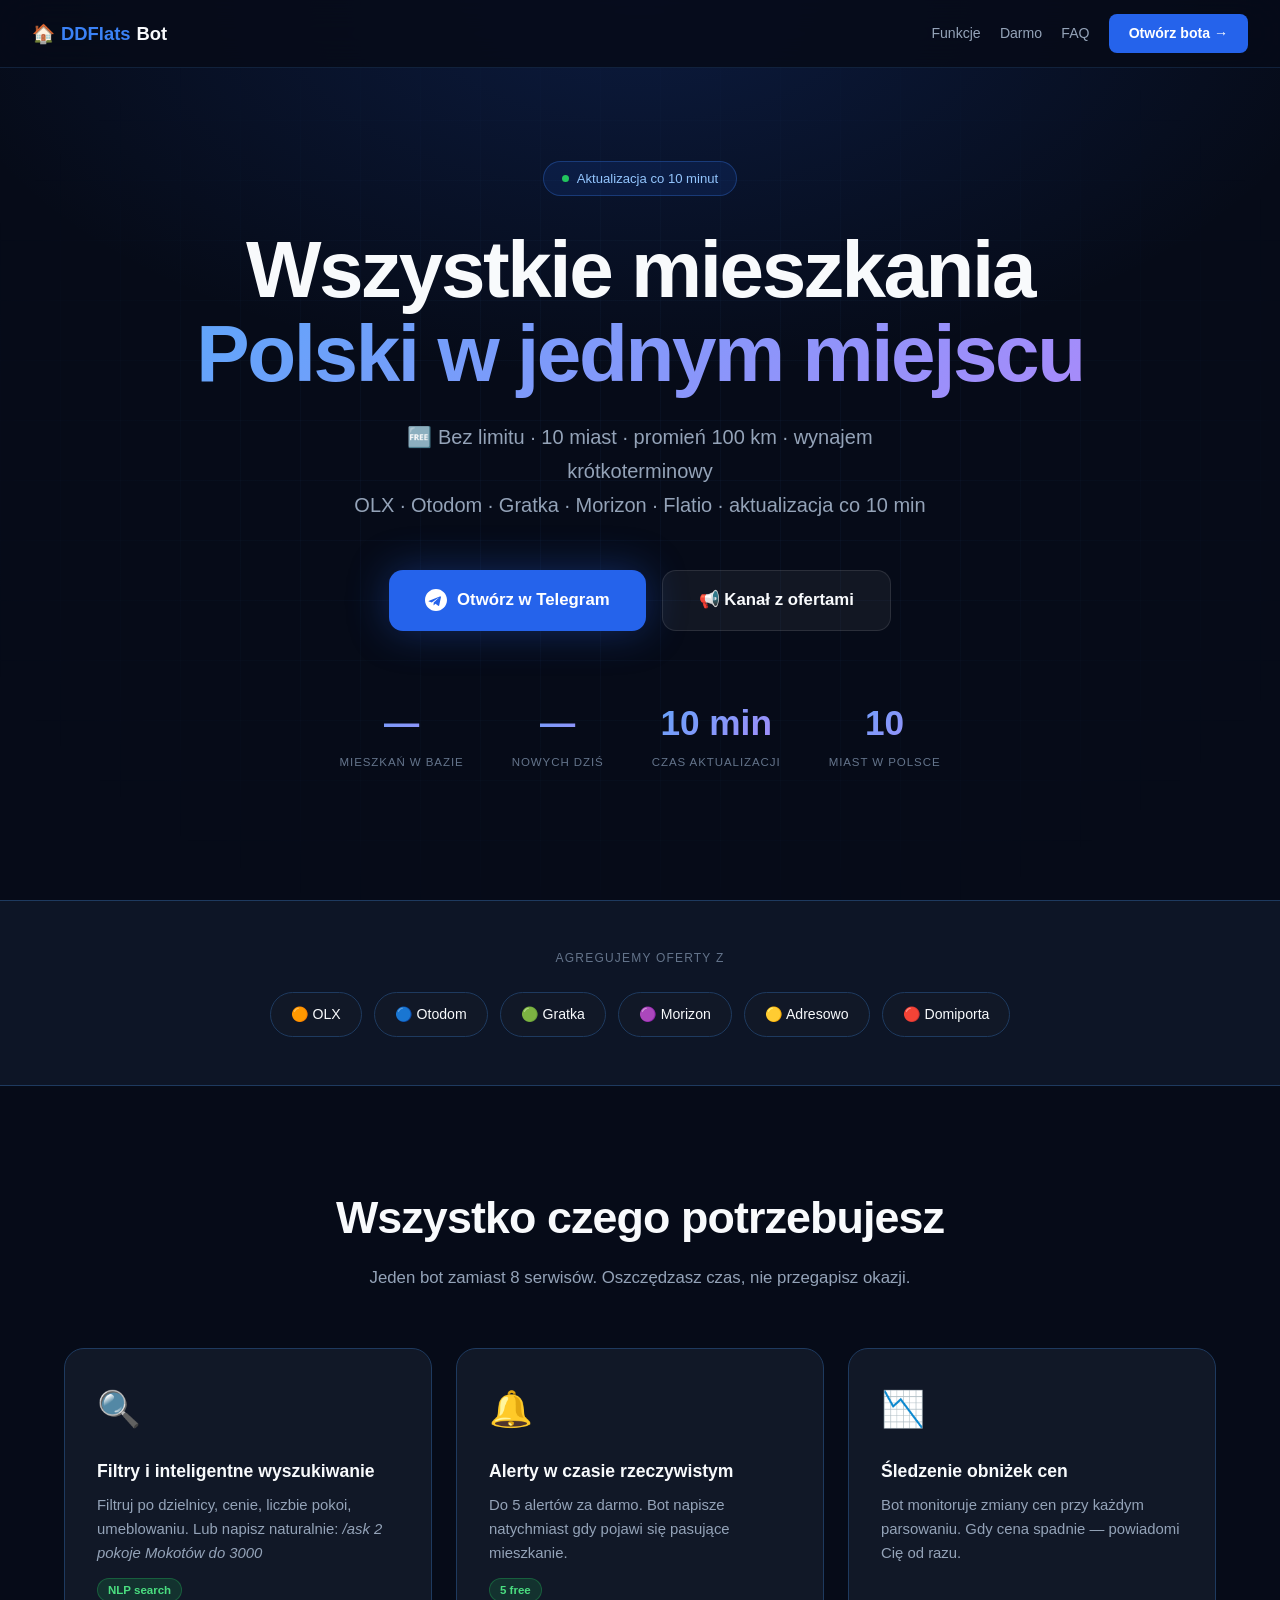
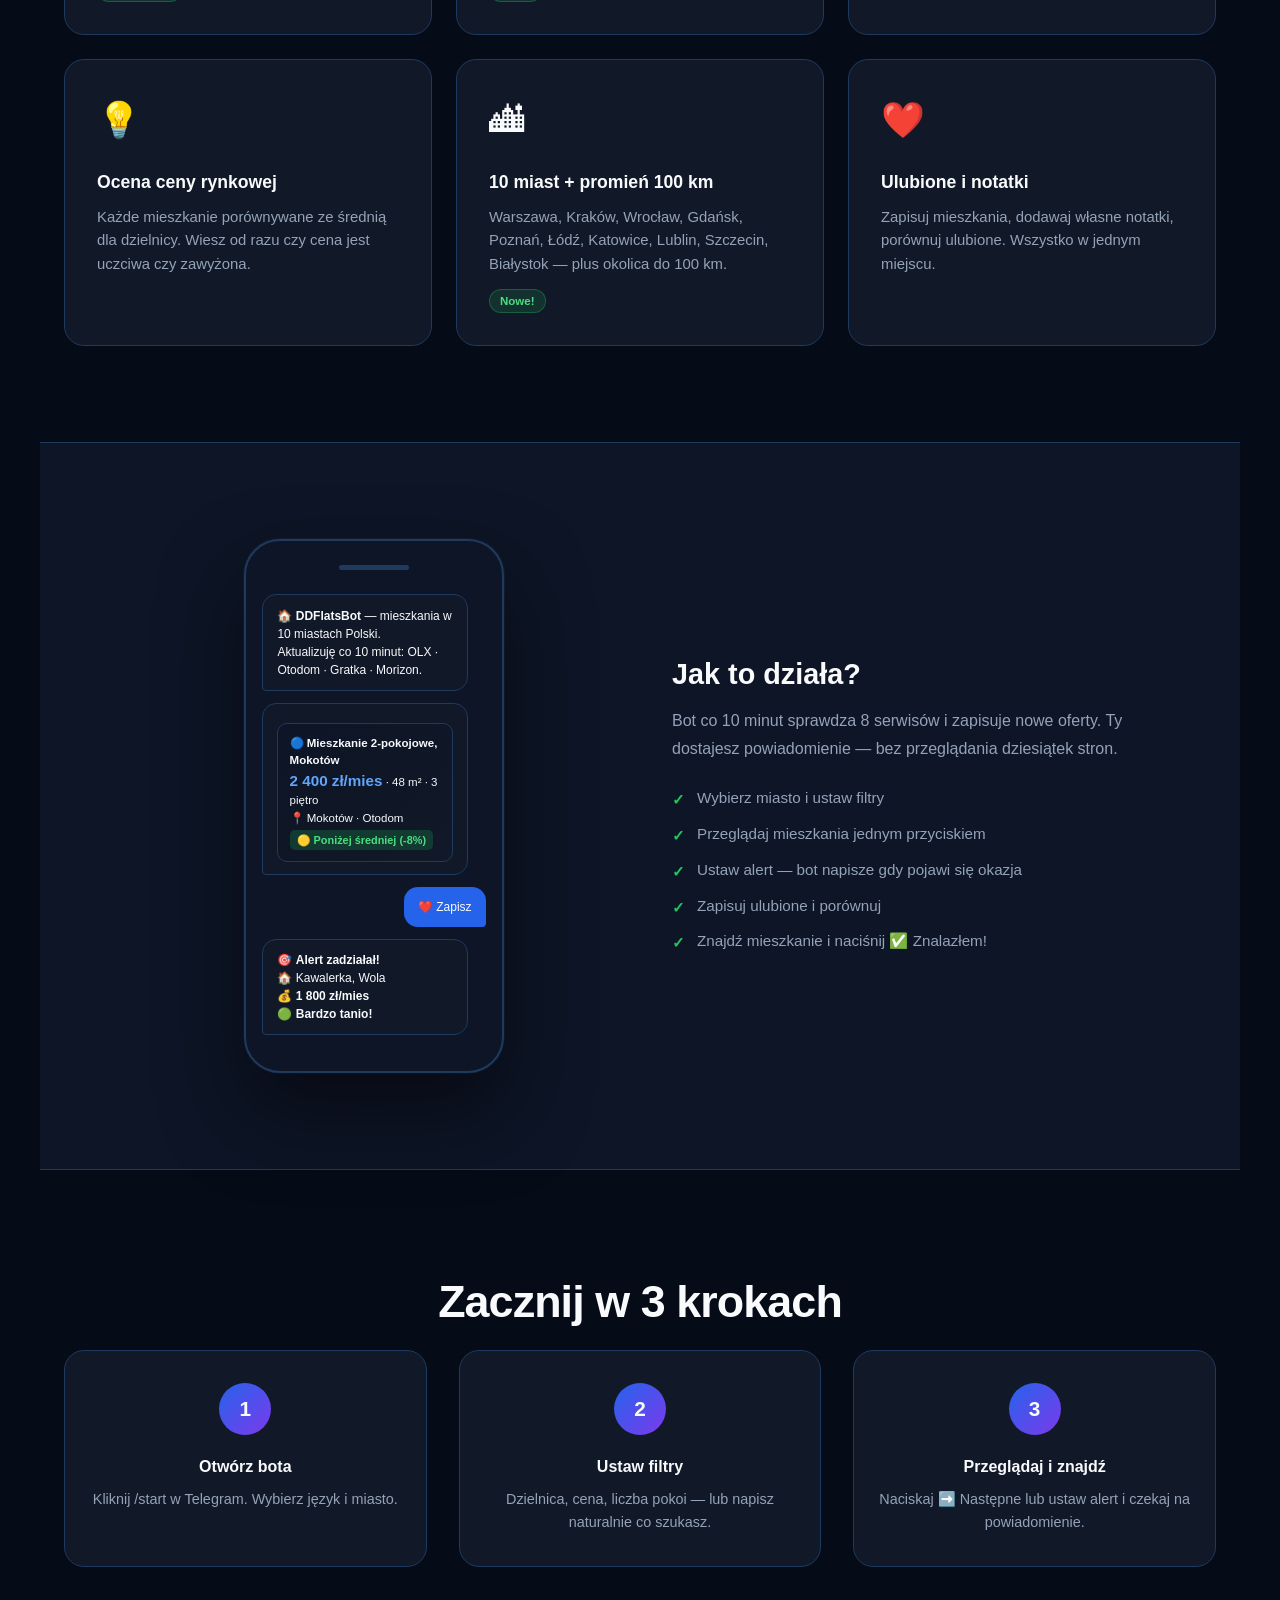
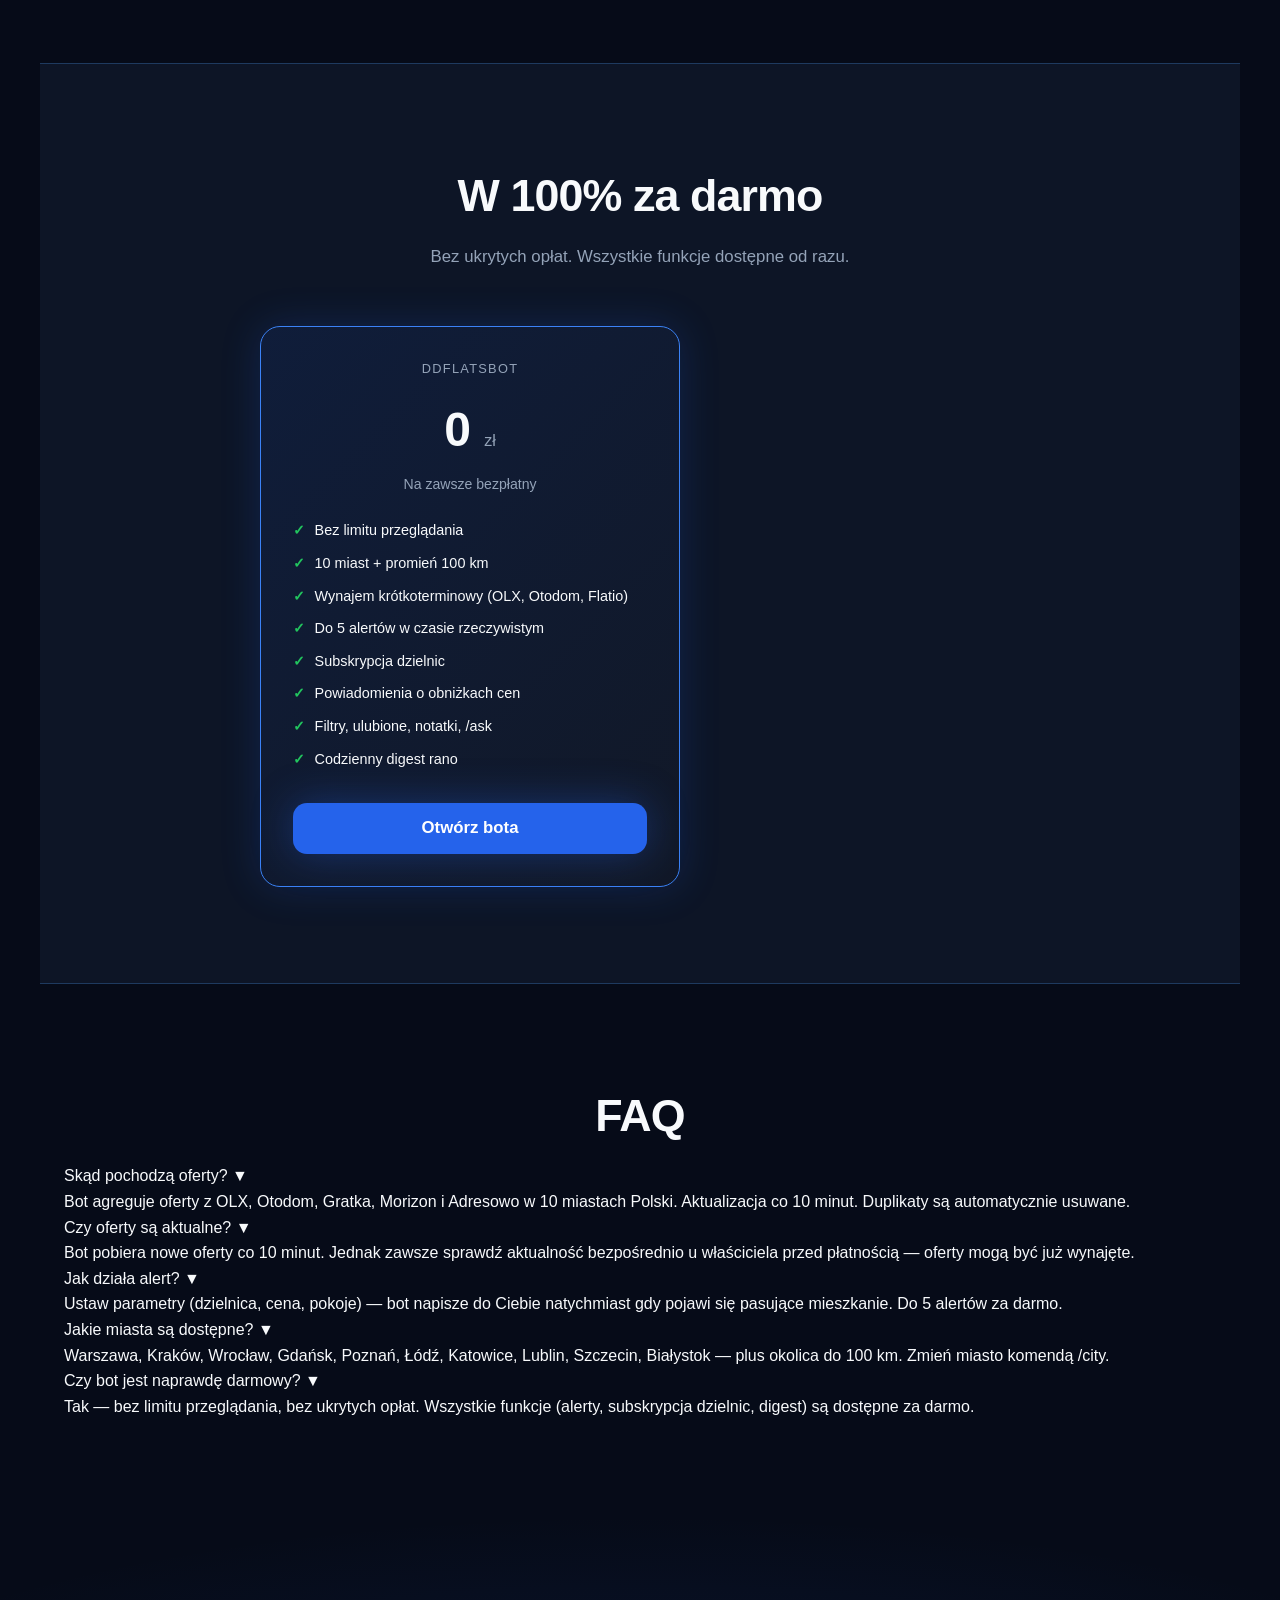
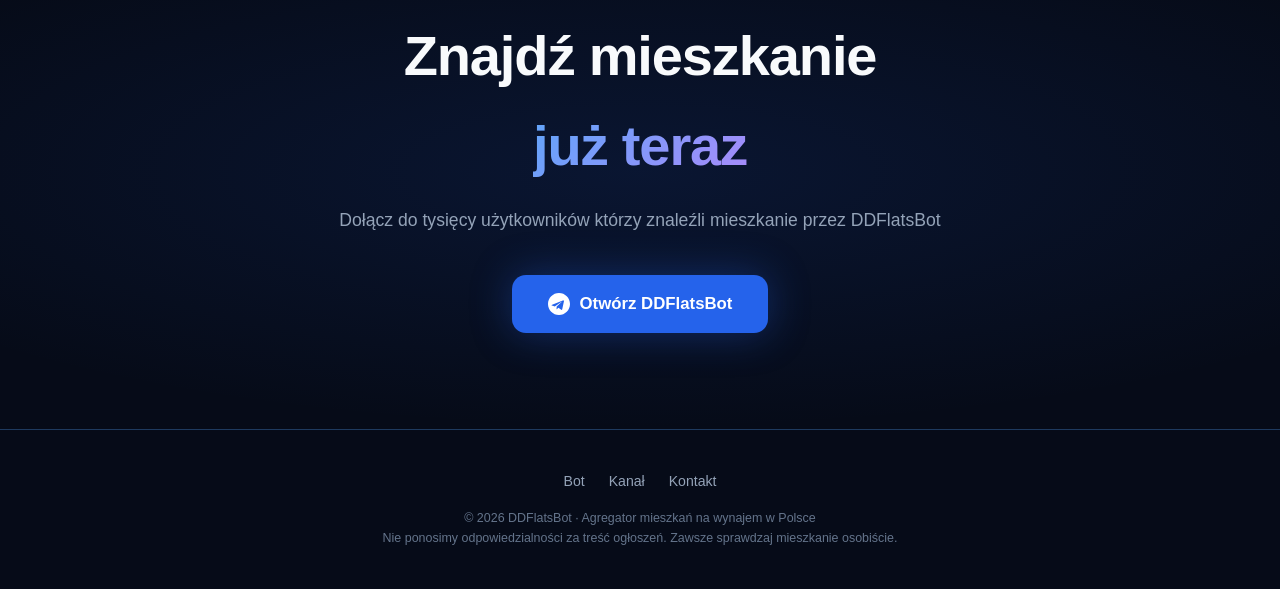
<file: DDFlatsBot/landing/index.html>
﻿<!DOCTYPE html>
<html lang="pl">
<head>
<meta charset="UTF-8">
<meta name="viewport" content="width=device-width,initial-scale=1">
<meta name="description" content="DDFlatsBot — darmowy bot Telegram do wynajmu mieszkań w Polsce. 10 miast, promień 100 km. OLX, Otodom, Gratka, Morizon. Aktualizacja co 10 minut.">
<meta name="ddflats-api" content="https://ddflatsbot.onrender.com">
<meta name="keywords" content="mieszkania wynajem bot telegram, OLX Otodom wynajem Warszawa, bot mieszkania Polska">
<meta property="og:title" content="DDFlatsBot — Mieszkania w Polsce">
<meta property="og:description" content="Darmowy bot Telegram — 10 miast, promień 100 km. OLX · Otodom · Gratka · Morizon · aktualizacja co 10 min.">
<title>DDFlatsBot — Mieszkania Polska</title>
<link rel="stylesheet" href="style.css">
</head>
<body>

<nav>
  <a class="logo" href="#">🏠 <em>DDFlats</em>Bot</a>
  <div class="nav-r">
    <a href="#features" class="hide-m">Funkcje</a>
    <a href="#pricing" class="hide-m">Darmo</a>
    <a href="#faq" class="hide-m">FAQ</a>
    <a href="https://t.me/DDFlatsBot" class="nav-cta">Otwórz bota →</a>
  </div>
</nav>

<section class="hero">
  <div class="hbg"></div>
  <div class="hgrid"></div>
  <div class="badge anim">
    <span class="dot"></span>
    <span id="live-count">Ładowanie...</span>
  </div>
  <h1 class="anim">Wszystkie mieszkania<br><span class="hl">Polski w jednym miejscu</span></h1>
  <p class="hsub anim">🆓 Bez limitu · 10 miast · promień 100 km · wynajem krótkoterminowy<br>OLX · Otodom · Gratka · Morizon · Flatio · aktualizacja co 10 min</p>
  <div class="btns anim">
    <a href="https://t.me/DDFlatsBot" class="bp">
      <svg width="22" height="22" viewBox="0 0 24 24" fill="currentColor"><path d="M12 0C5.373 0 0 5.373 0 12s5.373 12 12 12 12-5.373 12-12S18.627 0 12 0zm5.562 8.248l-2.04 9.613c-.15.668-.543.832-1.1.517l-3.05-2.247-1.47 1.415c-.163.163-.3.3-.614.3l.22-3.1 5.63-5.087c.245-.218-.053-.34-.38-.122L7.34 14.6l-2.98-.93c-.648-.203-.66-.648.135-.96l11.63-4.485c.54-.196 1.013.132.837.023z"/></svg>
      Otwórz w Telegram
    </a>
    <a href="https://t.me/ddflots" class="bs">
      📢 Kanał z ofertami
    </a>
  </div>
  <div class="stats anim">
    <div class="stat"><div class="sn" id="stat-apts">—</div><div class="sl">Mieszkań w bazie</div></div>
    <div class="stat"><div class="sn" id="stat-new">—</div><div class="sl">Nowych dziś</div></div>
    <div class="stat"><div class="sn">10 min</div><div class="sl">Czas aktualizacji</div></div>
    <div class="stat"><div class="sn">10</div><div class="sl">Miast w Polsce</div></div>
  </div>
</section>

<div class="sources">
  <p class="src-lbl">Agregujemy oferty z</p>
  <div class="src-row">
    <span class="src">🟠 OLX</span>
    <span class="src">🔵 Otodom</span>
    <span class="src">🟢 Gratka</span>
    <span class="src">🟣 Morizon</span>
    <span class="src">🟡 Adresowo</span>
    <span class="src">🔴 Domiporta</span>
  </div>
</div>

<section class="sec" id="features">
  <h2 class="sec-t anim">Wszystko czego potrzebujesz</h2>
  <p class="sec-s anim">Jeden bot zamiast 8 serwisów. Oszczędzasz czas, nie przegapisz okazji.</p>
  <div class="fg">
    <div class="fc anim">
      <span class="fi">🔍</span>
      <div class="ft">Filtry i inteligentne wyszukiwanie</div>
      <div class="fd">Filtruj po dzielnicy, cenie, liczbie pokoi, umeblowaniu. Lub napisz naturalnie: <em>/ask 2 pokoje Mokotów do 3000</em></div>
      <span class="fb">NLP search</span>
    </div>
    <div class="fc anim">
      <span class="fi">🔔</span>
      <div class="ft">Alerty w czasie rzeczywistym</div>
      <div class="fd">Do 5 alertów za darmo. Bot napisze natychmiast gdy pojawi się pasujące mieszkanie.</div>
      <span class="fb">5 free</span>
    </div>
    <div class="fc anim">
      <span class="fi">📉</span>
      <div class="ft">Śledzenie obniżek cen</div>
      <div class="fd">Bot monitoruje zmiany cen przy każdym parsowaniu. Gdy cena spadnie — powiadomi Cię od razu.</div>
    </div>
    <div class="fc anim">
      <span class="fi">💡</span>
      <div class="ft">Ocena ceny rynkowej</div>
      <div class="fd">Każde mieszkanie porównywane ze średnią dla dzielnicy. Wiesz od razu czy cena jest uczciwa czy zawyżona.</div>
    </div>
    <div class="fc anim">
      <span class="fi">🏙</span>
      <div class="ft">10 miast + promień 100 km</div>
      <div class="fd">Warszawa, Kraków, Wrocław, Gdańsk, Poznań, Łódź, Katowice, Lublin, Szczecin, Białystok — plus okolica do 100 km.</div>
      <span class="fb">Nowe!</span>
    </div>
    <div class="fc anim">
      <span class="fi">❤️</span>
      <div class="ft">Ulubione i notatki</div>
      <div class="fd">Zapisuj mieszkania, dodawaj własne notatki, porównuj ulubione. Wszystko w jednym miejscu.</div>
    </div>
  </div>
</section>

<section class="sec dark-sec">
  <div class="demo-wrap">
    <div class="phone anim">
      <div class="pnotch"></div>
      <div class="pmsg">
        <div class="pbub">
          🏠 <b>DDFlatsBot</b> — mieszkania w 10 miastach Polski.<br>
          Aktualizuję co 10 minut: OLX · Otodom · Gratka · Morizon.
        </div>
      </div>
      <div class="pmsg">
        <div class="pbub">
          <div class="papt">
            🔵 <b>Mieszkanie 2-pokojowe, Mokotów</b><br>
            <span class="papt-p">2 400 zł/mies</span> · 48 m² · 3 piętro<br>
            📍 Mokotów · Otodom<br>
            <span class="papt-b">🟡 Poniżej średniej (-8%)</span>
          </div>
        </div>
      </div>
      <div class="puser">
        <div class="pbub">❤️ Zapisz</div>
      </div>
      <div class="pmsg">
        <div class="pbub">
          🎯 <b>Alert zadziałał!</b><br>
          🏠 Kawalerka, Wola<br>
          💰 <b>1 800 zł/mies</b><br>
          🟢 <b>Bardzo tanio!</b>
        </div>
      </div>
    </div>
    <div class="demo-t anim">
      <h3>Jak to działa?</h3>
      <p>Bot co 10 minut sprawdza 8 serwisów i zapisuje nowe oferty. Ty dostajesz powiadomienie — bez przeglądania dziesiątek stron.</p>
      <ul class="cl">
        <li>Wybierz miasto i ustaw filtry</li>
        <li>Przeglądaj mieszkania jednym przyciskiem</li>
        <li>Ustaw alert — bot napisze gdy pojawi się okazja</li>
        <li>Zapisuj ulubione i porównuj</li>
        <li>Znajdź mieszkanie i naciśnij ✅ Znalazłem!</li>
      </ul>
    </div>
  </div>
</section>

<section class="sec" id="steps">
  <h2 class="sec-t anim">Zacznij w 3 krokach</h2>
  <div class="steps-g">
    <div class="step anim">
      <div class="stn">1</div>
      <div class="stt">Otwórz bota</div>
      <div class="std">Kliknij /start w Telegram. Wybierz język i miasto.</div>
    </div>
    <div class="step anim">
      <div class="stn">2</div>
      <div class="stt">Ustaw filtry</div>
      <div class="std">Dzielnica, cena, liczba pokoi — lub napisz naturalnie co szukasz.</div>
    </div>
    <div class="step anim">
      <div class="stn">3</div>
      <div class="stt">Przeglądaj i znajdź</div>
      <div class="std">Naciskaj ➡️ Następne lub ustaw alert i czekaj na powiadomienie.</div>
    </div>
  </div>
</section>

<section class="sec dark-sec" id="pricing">
  <h2 class="sec-t anim">W 100% za darmo</h2>
  <p class="sec-s anim">Bez ukrytych opłat. Wszystkie funkcje dostępne od razu.</p>
  <div class="price-g" style="justify-content:center">
    <div class="pc hot anim" style="max-width:420px">
      <div class="pc-name">DDFlatsBot</div>
      <div class="pc-val">0 <small>zł</small></div>
      <div class="pc-desc">Na zawsze bezpłatny</div>
      <ul class="pc-list">
        <li class="y">Bez limitu przeglądania</li>
        <li class="y">10 miast + promień 100 km</li>
        <li class="y">Wynajem krótkoterminowy (OLX, Otodom, Flatio)</li>
        <li class="y">Do 5 alertów w czasie rzeczywistym</li>
        <li class="y">Subskrypcja dzielnic</li>
        <li class="y">Powiadomienia o obniżkach cen</li>
        <li class="y">Filtry, ulubione, notatki, /ask</li>
        <li class="y">Codzienny digest rano</li>
      </ul>
      <a href="https://t.me/DDFlatsBot" class="bp" style="display:block;text-align:center;padding:12px">Otwórz bota</a>
    </div>
  </div>
</section>

<section class="sec" id="faq">
  <h2 class="sec-t anim">FAQ</h2>
  <div class="faq">
    <div class="fq anim">
      <div class="fq-q" onclick="toggleFaq(this)">Skąd pochodzą oferty? <span class="fq-icon">▼</span></div>
      <div class="fq-a">Bot agreguje oferty z OLX, Otodom, Gratka, Morizon i Adresowo w 10 miastach Polski. Aktualizacja co 10 minut. Duplikaty są automatycznie usuwane.</div>
    </div>
    <div class="fq anim">
      <div class="fq-q" onclick="toggleFaq(this)">Czy oferty są aktualne? <span class="fq-icon">▼</span></div>
      <div class="fq-a">Bot pobiera nowe oferty co 10 minut. Jednak zawsze sprawdź aktualność bezpośrednio u właściciela przed płatnością — oferty mogą być już wynajęte.</div>
    </div>
    <div class="fq anim">
      <div class="fq-q" onclick="toggleFaq(this)">Jak działa alert? <span class="fq-icon">▼</span></div>
      <div class="fq-a">Ustaw parametry (dzielnica, cena, pokoje) — bot napisze do Ciebie natychmiast gdy pojawi się pasujące mieszkanie. Do 5 alertów za darmo.</div>
    </div>
    <div class="fq anim">
      <div class="fq-q" onclick="toggleFaq(this)">Jakie miasta są dostępne? <span class="fq-icon">▼</span></div>
      <div class="fq-a">Warszawa, Kraków, Wrocław, Gdańsk, Poznań, Łódź, Katowice, Lublin, Szczecin, Białystok — plus okolica do 100 km. Zmień miasto komendą /city.</div>
    </div>
    <div class="fq anim">
      <div class="fq-q" onclick="toggleFaq(this)">Czy bot jest naprawdę darmowy? <span class="fq-icon">▼</span></div>
      <div class="fq-a">Tak — bez limitu przeglądania, bez ukrytych opłat. Wszystkie funkcje (alerty, subskrypcja dzielnic, digest) są dostępne za darmo.</div>
    </div>
  </div>
</section>

<section class="cta-sec">
  <h2 class="anim">Znajdź mieszkanie<br><span class="hl">już teraz</span></h2>
  <p class="anim">Dołącz do tysięcy użytkowników którzy znaleźli mieszkanie przez DDFlatsBot</p>
  <a href="https://t.me/DDFlatsBot" class="bp anim">
    <svg width="22" height="22" viewBox="0 0 24 24" fill="currentColor"><path d="M12 0C5.373 0 0 5.373 0 12s5.373 12 12 12 12-5.373 12-12S18.627 0 12 0zm5.562 8.248l-2.04 9.613c-.15.668-.543.832-1.1.517l-3.05-2.247-1.47 1.415c-.163.163-.3.3-.614.3l.22-3.1 5.63-5.087c.245-.218-.053-.34-.38-.122L7.34 14.6l-2.98-.93c-.648-.203-.66-.648.135-.96l11.63-4.485c.54-.196 1.013.132.837.023z"/></svg>
    Otwórz DDFlatsBot
  </a>
</section>

<footer>
  <div class="foot-links">
    <a href="https://t.me/DDFlatsBot">Bot</a>
    <a href="https://t.me/ddflots">Kanał</a>
    <a href="https://t.me/D_ANIEL0507">Kontakt</a>
  </div>
  <div class="foot-copy">
    © 2026 DDFlatsBot · Agregator mieszkań na wynajem w Polsce<br>
    Nie ponosimy odpowiedzialności za treść ogłoszeń. Zawsze sprawdzaj mieszkanie osobiście.
  </div>
</footer>

<script>
// FAQ toggle
function toggleFaq(el) {
  const ans = el.nextElementSibling;
  const icon = el.querySelector('.fq-icon');
  ans.classList.toggle('open');
  icon.classList.toggle('open');
}

// Animate on scroll
const obs = new IntersectionObserver(entries => {
  entries.forEach(e => { if (e.isIntersecting) e.target.classList.add('show'); });
}, { threshold: 0.1 });
document.querySelectorAll('.anim').forEach(el => obs.observe(el));

// Load live stats from API (Render worker when landing is static)
async function loadStats() {
  const apiBase = document.querySelector('meta[name="ddflats-api"]')?.content || '';
  if (!apiBase) return;
  try {
    const r = await fetch(apiBase.replace(/\/$/, '') + '/api/stats');
    if (!r.ok) return;
    const d = await r.json();
    if (d.apartments) {
      document.getElementById('stat-apts').textContent = d.apartments.toLocaleString('pl');
      document.getElementById('live-count').textContent = `${d.apartments.toLocaleString('pl')} mieszkań w bazie`;
    }
    if (d.new_today !== undefined) {
      document.getElementById('stat-new').textContent = '+' + d.new_today;
    }
  } catch(e) {
    document.getElementById('live-count').textContent = 'Aktualizacja co 10 minut';
  }
}
loadStats();
</script>
</body>
</html>
</file>
<file: DDFlatsBot/landing/style.css>
*{margin:0;padding:0;box-sizing:border-box}
:root{--blue:#2563eb;--blue-l:#3b82f6;--blue-d:#1d4ed8;--green:#22c55e;--purple:#7c3aed;--bg:#060b18;--bg2:#0d1526;--card:#111827;--border:#1e3a5f;--border2:#243b55;--text:#f8fafc;--muted:#94a3b8;--muted2:#64748b}
html{scroll-behavior:smooth}
body{font-family:-apple-system,BlinkMacSystemFont,'Segoe UI',Roboto,sans-serif;background:var(--bg);color:var(--text);overflow-x:hidden;line-height:1.6}

/* NAV */
nav{position:fixed;top:0;left:0;right:0;z-index:100;padding:.9rem 2rem;display:flex;align-items:center;justify-content:space-between;backdrop-filter:blur(20px);background:rgba(6,11,24,.85);border-bottom:1px solid rgba(30,58,95,.5)}
.logo{font-size:1.15rem;font-weight:800;color:var(--text);text-decoration:none;display:flex;align-items:center;gap:6px}
.logo em{color:var(--blue-l);font-style:normal}
.nav-r{display:flex;align-items:center;gap:1.2rem}
.nav-r a{color:var(--muted);text-decoration:none;font-size:.88rem;transition:color .2s}
.nav-r a:hover{color:var(--text)}
.nav-cta{background:var(--blue)!important;color:#fff!important;padding:8px 20px;border-radius:8px;font-weight:600!important;font-size:.88rem!important}
.nav-cta:hover{background:var(--blue-d)!important}
.lsw{display:flex;gap:4px}
.lb{background:transparent;border:1px solid var(--border2);color:var(--muted);padding:4px 10px;border-radius:6px;cursor:pointer;font-size:.75rem;transition:all .2s;font-family:inherit}
.lb:hover,.lb.on{background:var(--blue);border-color:var(--blue);color:#fff}

/* HERO */
.hero{min-height:100vh;display:flex;flex-direction:column;align-items:center;justify-content:center;text-align:center;padding:7rem 1.5rem 5rem;position:relative;overflow:hidden}
.hbg{position:absolute;inset:0;background:radial-gradient(ellipse 80% 60% at 50% 0%,rgba(37,99,235,.18),transparent 70%);pointer-events:none}
.hgrid{position:absolute;inset:0;background-image:linear-gradient(rgba(30,58,95,.12) 1px,transparent 1px),linear-gradient(90deg,rgba(30,58,95,.12) 1px,transparent 1px);background-size:60px 60px;pointer-events:none;mask-image:radial-gradient(ellipse at center,black 30%,transparent 80%)}
.badge{display:inline-flex;align-items:center;gap:8px;background:rgba(37,99,235,.12);border:1px solid rgba(59,130,246,.3);color:#93c5fd;padding:6px 18px;border-radius:100px;font-size:.82rem;font-weight:500;margin-bottom:2rem;position:relative;z-index:1}
.dot{width:7px;height:7px;background:var(--green);border-radius:50%;animation:blink 2s infinite;flex-shrink:0}
@keyframes blink{0%,100%{opacity:1;box-shadow:0 0 8px var(--green)}50%{opacity:.3;box-shadow:none}}
h1{font-size:clamp(2.4rem,7vw,5rem);font-weight:900;line-height:1.05;letter-spacing:-.03em;margin-bottom:1.5rem;position:relative;z-index:1}
.hl{background:linear-gradient(135deg,#60a5fa,#a78bfa);-webkit-background-clip:text;-webkit-text-fill-color:transparent;background-clip:text}
.hsub{font-size:clamp(1rem,2.5vw,1.25rem);color:var(--muted);max-width:580px;margin-bottom:3rem;line-height:1.7;position:relative;z-index:1}
.btns{display:flex;gap:1rem;flex-wrap:wrap;justify-content:center;margin-bottom:4rem;position:relative;z-index:1}
.bp{display:inline-flex;align-items:center;gap:10px;background:var(--blue);color:#fff;padding:16px 36px;border-radius:14px;font-size:1.05rem;font-weight:700;text-decoration:none;transition:all .25s;box-shadow:0 0 40px rgba(37,99,235,.35)}
.bp:hover{background:var(--blue-d);transform:translateY(-3px);box-shadow:0 8px 40px rgba(37,99,235,.5)}
.bs{display:inline-flex;align-items:center;gap:10px;background:rgba(255,255,255,.05);color:var(--text);padding:16px 36px;border-radius:14px;font-size:1.05rem;font-weight:600;text-decoration:none;border:1px solid rgba(255,255,255,.1);transition:all .25s}
.bs:hover{background:rgba(255,255,255,.1);transform:translateY(-3px)}
.stats{display:flex;gap:3rem;flex-wrap:wrap;justify-content:center;position:relative;z-index:1}
.stat{text-align:center}
.sn{font-size:2.2rem;font-weight:900;background:linear-gradient(135deg,#60a5fa,#a78bfa);-webkit-background-clip:text;-webkit-text-fill-color:transparent;background-clip:text}
.sl{font-size:.72rem;color:var(--muted2);text-transform:uppercase;letter-spacing:.08em;margin-top:2px}

/* SOURCES */
.sources{padding:3rem 1.5rem;border-top:1px solid var(--border);border-bottom:1px solid var(--border);background:var(--bg2)}
.src-lbl{text-align:center;color:var(--muted2);font-size:.75rem;text-transform:uppercase;letter-spacing:.1em;margin-bottom:1.5rem}
.src-row{display:flex;flex-wrap:wrap;gap:.75rem;justify-content:center;max-width:900px;margin:0 auto}
.src{display:flex;align-items:center;gap:8px;background:var(--card);border:1px solid var(--border);padding:10px 20px;border-radius:100px;font-size:.88rem;font-weight:500;transition:all .2s;text-decoration:none;color:var(--text)}
.src:hover{border-color:var(--blue-l);transform:translateY(-2px)}

/* SECTIONS */
.sec{padding:6rem 1.5rem;max-width:1200px;margin:0 auto}
.sec-t{text-align:center;font-size:clamp(1.8rem,4vw,2.8rem);font-weight:800;margin-bottom:.75rem;letter-spacing:-.02em}
.sec-s{text-align:center;color:var(--muted);margin-bottom:3.5rem;font-size:1.05rem;max-width:560px;margin-left:auto;margin-right:auto}

/* FEATURES */
.fg{display:grid;grid-template-columns:repeat(auto-fit,minmax(290px,1fr));gap:1.5rem}
.fc{background:var(--card);border:1px solid var(--border);border-radius:20px;padding:2rem;transition:all .3s;position:relative;overflow:hidden}
.fc::before{content:'';position:absolute;inset:0;background:linear-gradient(135deg,rgba(37,99,235,.06),transparent);opacity:0;transition:opacity .3s}
.fc:hover{border-color:var(--blue-l);transform:translateY(-4px);box-shadow:0 20px 60px rgba(37,99,235,.15)}
.fc:hover::before{opacity:1}
.fi{font-size:2.2rem;margin-bottom:1.2rem;display:block}
.ft{font-size:1.1rem;font-weight:700;margin-bottom:.6rem}
.fd{color:var(--muted);font-size:.93rem;line-height:1.6}
.fb{display:inline-block;background:rgba(34,197,94,.15);color:#4ade80;border:1px solid rgba(34,197,94,.3);padding:2px 10px;border-radius:100px;font-size:.72rem;font-weight:600;margin-top:.75rem}

/* STEPS */
.steps-g{display:grid;grid-template-columns:repeat(auto-fit,minmax(220px,1fr));gap:2rem}
.step{text-align:center;padding:2rem 1.5rem;background:var(--card);border:1px solid var(--border);border-radius:20px;transition:transform .2s}
.step:hover{transform:translateY(-4px)}
.stn{width:52px;height:52px;background:linear-gradient(135deg,var(--blue),var(--purple));border-radius:50%;display:flex;align-items:center;justify-content:center;font-size:1.3rem;font-weight:800;margin:0 auto 1.2rem}
.stt{font-weight:700;margin-bottom:.5rem}
.std{color:var(--muted);font-size:.9rem}

/* PHONE DEMO */
.demo-wrap{display:grid;grid-template-columns:1fr 1fr;gap:4rem;align-items:center;max-width:1000px;margin:0 auto}
.phone{width:260px;margin:0 auto;background:#0d1526;border:2px solid #1e3a5f;border-radius:36px;padding:1.5rem 1rem;box-shadow:0 40px 80px rgba(0,0,0,.5),0 0 0 1px rgba(255,255,255,.04)}
.pnotch{width:70px;height:5px;background:#1e3a5f;border-radius:3px;margin:0 auto 1.5rem}
.pmsg{margin-bottom:.75rem}
.pbub{background:var(--card);border:1px solid var(--border);border-radius:14px 14px 14px 4px;padding:.7rem .9rem;font-size:.75rem;line-height:1.5;max-width:92%}
.papt{background:linear-gradient(135deg,#0d1526,#111827);border:1px solid #1e3a5f;border-radius:10px;padding:.7rem;margin-top:.5rem;font-size:.72rem}
.papt-p{font-size:.95rem;font-weight:800;color:#60a5fa}
.papt-b{display:inline-block;background:rgba(34,197,94,.2);color:#4ade80;padding:2px 7px;border-radius:5px;font-size:.68rem;font-weight:600;margin-top:3px}
.puser{display:flex;justify-content:flex-end;margin-bottom:.75rem}
.puser .pbub{background:var(--blue);border:none;border-radius:14px 14px 4px 14px}
.demo-t h3{font-size:1.8rem;font-weight:800;margin-bottom:1rem;line-height:1.2}
.demo-t p{color:var(--muted);margin-bottom:1.5rem;line-height:1.7}
.cl{list-style:none;display:flex;flex-direction:column;gap:.6rem}
.cl li{display:flex;align-items:flex-start;gap:.75rem;color:var(--muted);font-size:.95rem}
.cl li::before{content:'✓';color:var(--green);font-weight:700;flex-shrink:0;margin-top:2px}

/* PRICING */
.price-g{display:grid;grid-template-columns:repeat(auto-fit,minmax(280px,1fr));gap:1.5rem;max-width:760px;margin:0 auto}
.pc{background:var(--card);border:1px solid var(--border);border-radius:20px;padding:2rem;text-align:center}
.pc.hot{border-color:var(--blue-l);background:linear-gradient(135deg,rgba(37,99,235,.1),var(--card));box-shadow:0 0 40px rgba(37,99,235,.2)}
.pc-name{font-size:.8rem;text-transform:uppercase;letter-spacing:.1em;color:var(--muted);margin-bottom:.75rem}
.pc-val{font-size:3rem;font-weight:900;margin-bottom:.25rem}
.pc-val small{font-size:1rem;font-weight:400;color:var(--muted)}
.pc-desc{color:var(--muted);font-size:.88rem;margin-bottom:1.5rem}
.pc-list{list-style:none;text-align:left;display:flex;flex-direction:column;gap:.6rem;margin-bottom:2rem}
.pc-list li{display:flex;align-items:center;gap:.6rem;font-size:.9rem}
.pc-list li.y{color:var(--text)}
.pc-list li.y::before{content:'✓';color:var(--green);font-weight:700}
.pc-list li.n{color:var(--muted2)}
.pc-list li.n::before{content:'✗';color:var(--muted2)}

/* CTA */
.cta-sec{text-align:center;padding:6rem 1.5rem;background:radial-gradient(ellipse 70% 50% at 50% 50%,rgba(37,99,235,.12),transparent)}
.cta-sec h2{font-size:clamp(2rem,5vw,3.5rem);font-weight:900;margin-bottom:1rem;letter-spacing:-.02em}
.cta-sec p{color:var(--muted);font-size:1.1rem;margin-bottom:2.5rem}

/* FOOTER */
footer{border-top:1px solid var(--border);padding:2.5rem 1.5rem;text-align:center}
.foot-links{display:flex;gap:1.5rem;justify-content:center;flex-wrap:wrap;margin-bottom:1rem}
.foot-links a{color:var(--muted);text-decoration:none;font-size:.88rem;transition:color .2s}
.foot-links a:hover{color:var(--text)}
.foot-copy{color:var(--muted2);font-size:.78rem;line-height:1.6}

/* DARK SECTION BG */
.dark-sec{background:var(--bg2);border-top:1px solid var(--border);border-bottom:1px solid var(--border)}

/* RESPONSIVE */
@media(max-width:768px){
  nav{padding:.75rem 1rem}
  .nav-r .hide-m{display:none}
  .demo-wrap{grid-template-columns:1fr}
  .phone{order:-1}
  .btns{flex-direction:column;align-items:center}
  .bp,.bs{width:100%;max-width:320px;justify-content:center}
  .stats{gap:1.5rem}
  .sec{padding:4rem 1rem}
}
</file>
